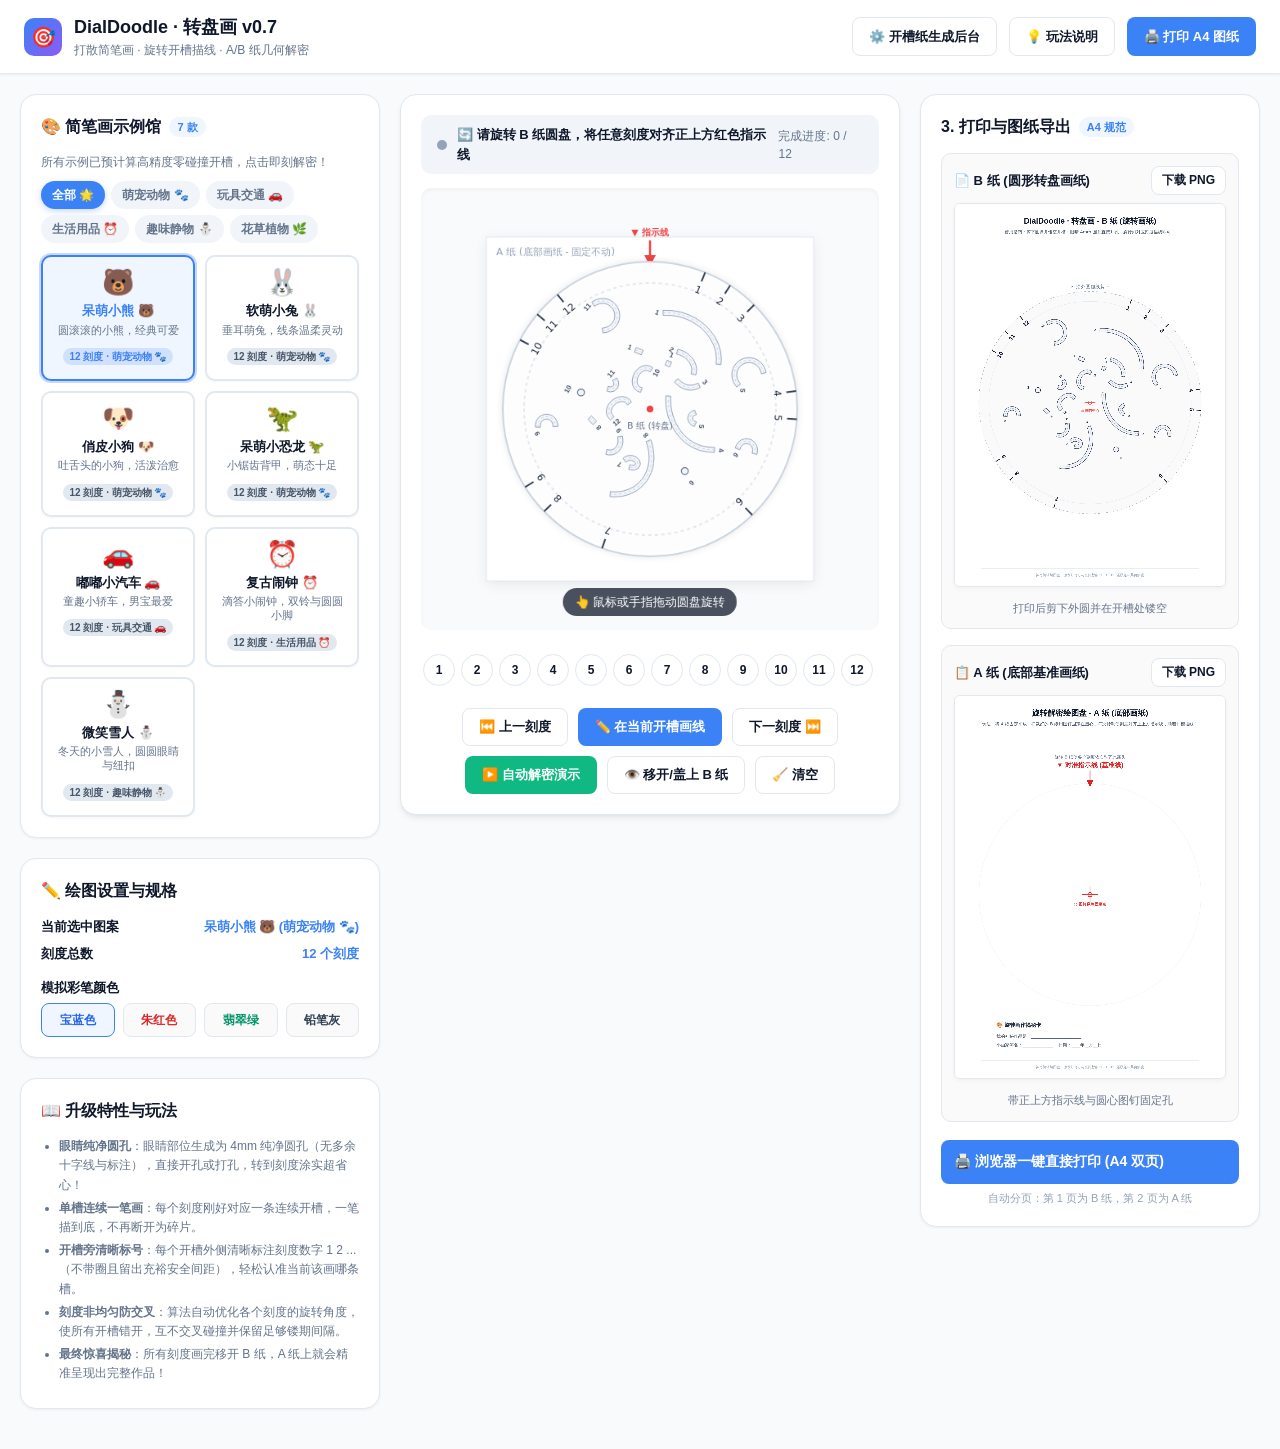
<file: index.html>
<!DOCTYPE html>
<html lang="zh-CN">
<head>
  <meta charset="UTF-8">
  <meta name="viewport" content="width=device-width, initial-scale=1.0">
  <title>DialDoodle 转盘画 v0.7 - 旋转解密绘图生成器</title>
  <link rel="stylesheet" href="css/style.css?v=0.7">
</head>
<body>

  <!-- 顶部导航 -->
  <header class="header">
    <div class="logo-area">
      <div class="logo-icon">🎯</div>
      <div class="logo-text">
        <h1>DialDoodle · 转盘画 v0.7</h1>
        <p>打散简笔画 · 旋转开槽描线 · A/B 纸几何解密</p>
      </div>
    </div>
    <div class="header-actions">
      <a href="admin.html" class="btn btn-outline" style="text-decoration: none; display: inline-flex; align-items: center; gap: 4px;">⚙️ 开槽纸生成后台</a>
      <button class="btn btn-outline" id="btnHowToPlay">💡 玩法说明</button>
      <button class="btn btn-primary" id="btnQuickPrint">🖨️ 打印 A4 图纸</button>
    </div>
  </header>

  <!-- 主体工作区 -->
  <main class="app-container">

    <!-- 左侧：简笔画图案选择与绘图设置面板 (纯展示与解密端，零计算负担) -->
    <aside class="panel-control">
      
      <!-- 简笔画示例馆 -->
      <section class="card">
        <h3 class="card-title">
          <span>🎨 简笔画示例馆</span>
          <span class="badge" id="totalDoodlesBadge">精选</span>
        </h3>
        <p style="font-size: 12px; color: #64748B; margin-bottom: 10px;">
          所有示例已预计算高精度零碰撞开槽，点击即刻解密！
        </p>

        <!-- 分类筛选标签 -->
        <div class="category-pills" id="categoryPillsContainer">
          <!-- 由 JS 动态渲染分类标签 -->
        </div>

        <!-- 示例卡片网格 -->
        <div class="preset-grid" id="presetContainer">
          <!-- 由 JS 动态读取 doodles/ 渲染示例卡片 -->
        </div>
      </section>

      <!-- 绘图偏好与规格 -->
      <section class="card">
        <h3 class="card-title">
          <span>✏️ 绘图设置与规格</span>
        </h3>

        <!-- 当前图案与刻度摘要 -->
        <div class="control-group" style="margin-bottom: 14px;">
          <div class="control-label">
            <span>当前选中图案</span>
            <span class="val-tag" id="currentDoodleName">呆萌小熊 🐻</span>
          </div>
          <div class="control-label" style="margin-top: 8px;">
            <span>刻度总数</span>
            <span class="val-tag" id="tickCountVal">12 个刻度</span>
          </div>
        </div>

        <!-- 画笔颜色 -->
        <div class="control-group" style="margin-bottom: 0;">
          <div class="control-label">
            <span>模拟彩笔颜色</span>
          </div>
          <div class="radio-group" id="penColorGroup">
            <div class="radio-pill active" data-color="#2563EB" style="color: #2563EB;">宝蓝色</div>
            <div class="radio-pill" data-color="#DC2626" style="color: #DC2626;">朱红色</div>
            <div class="radio-pill" data-color="#059669" style="color: #059669;">翡翠绿</div>
            <div class="radio-pill" data-color="#334155" style="color: #334155;">铅笔灰</div>
          </div>
        </div>
      </section>

      <!-- 玩法说明卡片 -->
      <section class="card instructions-card">
        <h3 class="card-title">📖 升级特性与玩法</h3>
        <ul class="instructions-list">
          <li><strong>眼睛纯净圆孔</strong>：眼睛部位生成为 4mm 纯净圆孔（无多余十字线与标注），直接开孔或打孔，转到刻度涂实超省心！</li>
          <li><strong>单槽连续一笔画</strong>：每个刻度刚好对应一条连续开槽，一笔描到底，不再断开为碎片。</li>
          <li><strong>开槽旁清晰标号</strong>：每个开槽外侧清晰标注刻度数字 1 2 ...（不带圈且留出充裕安全间距），轻松认准当前该画哪条槽。</li>
          <li><strong>刻度非均匀防交叉</strong>：算法自动优化各个刻度的旋转角度，使所有开槽错开，互不交叉碰撞并保留足够镂期间隔。</li>
          <li><strong>最终惊喜揭秘</strong>：所有刻度画完移开 B 纸，A 纸上就会精准呈现出完整作品！</li>
        </ul>
      </section>

    </aside>

    <!-- 中间：互动解密模拟器 -->
    <section class="simulator-section">
      <div class="simulator-card">
        
        <!-- 状态栏 -->
        <div class="simulator-status-bar">
          <div class="status-left">
            <div class="status-indicator" id="statusIndicator"></div>
            <div class="status-text" id="statusText">正在初始化...</div>
          </div>
          <div class="status-right" id="statusProgress">
            完成进度: 0 / 15
          </div>
        </div>

        <!-- 模拟器画布容器 -->
        <div class="simulator-canvas-wrapper">
          <canvas id="simCanvas" width="560" height="540"></canvas>
          <div class="drag-hint">
            <span>👆 鼠标或手指拖动圆盘旋转</span>
          </div>
        </div>

        <!-- 刻度快速导航指示胶囊 -->
        <div class="tick-pills-scroll" id="tickPillsContainer">
          <!-- 由 JS 渲染刻度胶囊 -->
        </div>

        <!-- 模拟操作按钮群 -->
        <div class="btn-row" style="margin-top: 14px;">
          <button class="btn btn-outline" id="btnPrevTick" title="转到上一个刻度">⏮️ 上一刻度</button>
          <button class="btn btn-primary" id="btnDrawStroke">✏️ 在当前开槽画线</button>
          <button class="btn btn-outline" id="btnNextTick" title="转到下一个刻度">下一刻度 ⏭️</button>
          <button class="btn btn-success" id="btnAutoPlay">▶️ 自动解密演示</button>
          <button class="btn btn-outline" id="btnToggleBPaper">👁️ 移开/盖上 B 纸</button>
          <button class="btn btn-outline" id="btnClearSim" title="清空画纸">🧹 清空</button>
        </div>

      </div>
    </section>

    <!-- 右侧：图纸生成与打印导出 -->
    <aside class="panel-export">
      <div class="card">
        <h3 class="card-title">
          <span>3. 打印与图纸导出</span>
          <span class="badge">A4 规范</span>
        </h3>

        <div class="preview-cards">
          
          <!-- B 纸预览卡片 (打印第一页) -->
          <div class="preview-box print-page" id="bPaperBox">
            <h4>
              <span>📄 B 纸 (圆形转盘画纸)</span>
              <button class="btn btn-outline btn-sm" id="btnDownloadB">下载 PNG</button>
            </h4>
            <canvas id="bPaperCanvas"></canvas>
            <p style="font-size: 11px; color: #64748B; margin-top: 6px;">打印后剪下外圆并在开槽处镂空</p>
          </div>

          <!-- A 纸预览卡片 (打印第二页) -->
          <div class="preview-box print-page" id="aPaperBox">
            <h4>
              <span>📋 A 纸 (底部基准画纸)</span>
              <button class="btn btn-outline btn-sm" id="btnDownloadA">下载 PNG</button>
            </h4>
            <canvas id="aPaperCanvas"></canvas>
            <p style="font-size: 11px; color: #64748B; margin-top: 6px;">带正上方指示线与圆心图钉固定孔</p>
          </div>

        </div>

        <!-- 一键打印大按钮 -->
        <div style="margin-top: 18px;">
          <button class="btn btn-primary" id="btnPrintAll" style="width: 100%; padding: 12px; font-size: 14px;">
            🖨️ 浏览器一键直接打印 (A4 双页)
          </button>
          <p style="font-size: 11px; color: #94A3B8; text-align: center; margin-top: 6px;">
            自动分页：第 1 页为 B 纸，第 2 页为 A 纸
          </p>
        </div>

      </div>
    </aside>

  </main>

  <!-- 引入主应用脚本 -->
  <script type="module" src="js/app.js"></script>

</body>
</html>
</file>
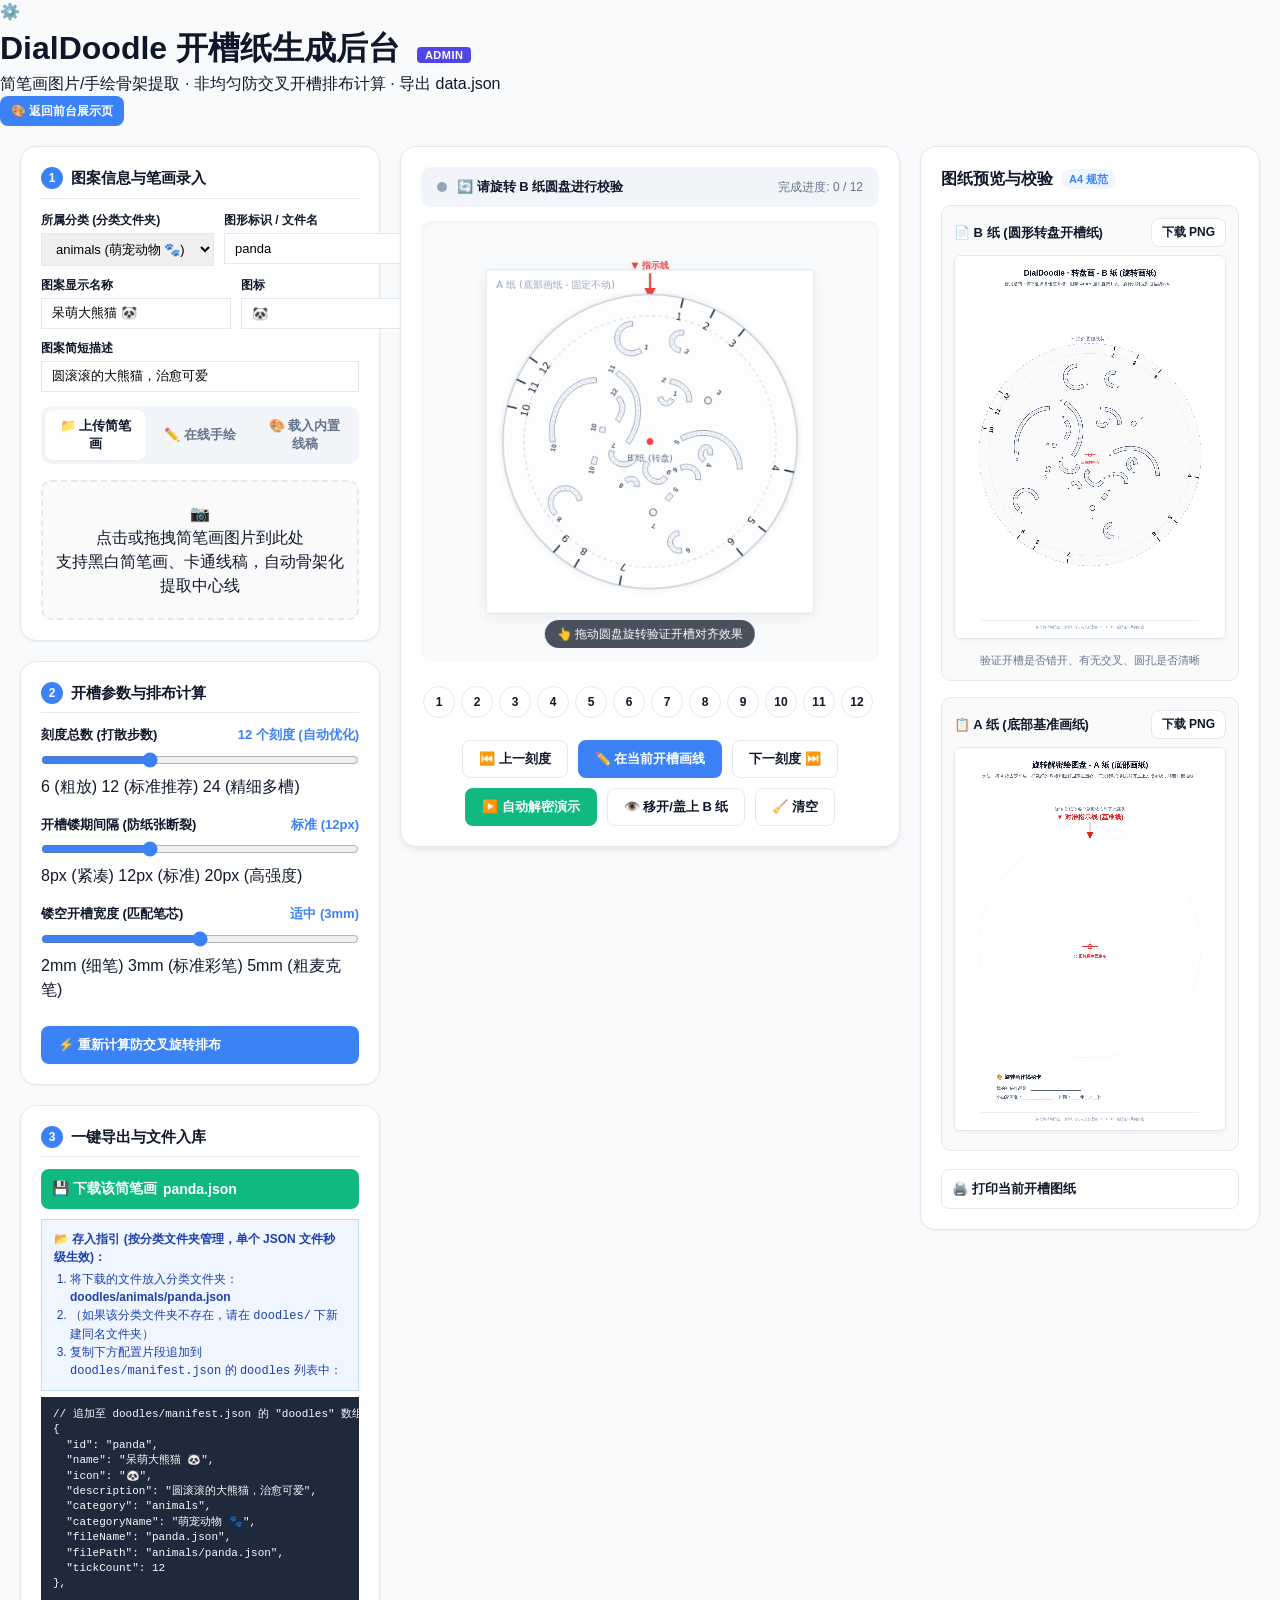
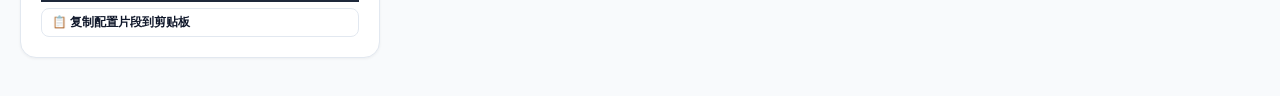
<file: admin.html>
<!DOCTYPE html>
<html lang="zh-CN">
<head>
  <meta charset="UTF-8">
  <meta name="viewport" content="width=device-width, initial-scale=1.0">
  <title>转盘画 · 后台开槽纸生成管理 - DialDoodle Admin</title>
  <link rel="stylesheet" href="css/style.css">
  <style>
    .admin-badge {
      background: #4F46E5;
      color: #FFFFFF;
      font-size: 11px;
      padding: 2px 8px;
      border-radius: 4px;
      font-weight: 700;
      letter-spacing: 0.5px;
      margin-left: 8px;
    }
    .form-row {
      display: flex;
      gap: 10px;
      margin-bottom: 10px;
    }
    .form-group {
      flex: 1;
      display: flex;
      flex-direction: column;
      gap: 4px;
    }
    .form-label {
      font-size: 12px;
      font-weight: 600;
      color: var(--text-main);
    }
    .form-input {
      padding: 7px 10px;
      font-size: 13px;
      border: 1px solid var(--border-color);
      border-radius: var(--radius-sm);
      outline: none;
      transition: border-color 0.2s;
    }
    .form-input:focus {
      border-color: var(--primary);
      box-shadow: 0 0 0 2px rgba(37, 99, 235, 0.15);
    }
    .step-header {
      display: flex;
      align-items: center;
      gap: 8px;
      margin-bottom: 12px;
      padding-bottom: 8px;
      border-bottom: 1px solid var(--border-color);
    }
    .step-num {
      width: 22px;
      height: 22px;
      border-radius: 50%;
      background: var(--primary);
      color: #fff;
      display: flex;
      align-items: center;
      justify-content: center;
      font-size: 12px;
      font-weight: 700;
    }
    .code-box {
      background: #1E293B;
      color: #F8FAFC;
      padding: 10px 12px;
      border-radius: var(--radius-sm);
      font-family: Consolas, monospace;
      font-size: 11px;
      overflow-x: auto;
      margin-top: 6px;
      line-height: 1.4;
      white-space: pre;
    }
    .file-guide {
      background: #EFF6FF;
      border: 1px solid #BFDBFE;
      border-radius: var(--radius-sm);
      padding: 10px 12px;
      font-size: 12px;
      color: #1E40AF;
      line-height: 1.5;
      margin-top: 10px;
    }
    .file-guide ol {
      margin: 4px 0 0 16px;
      padding: 0;
    }
  </style>
</head>
<body>

  <!-- 顶部导航栏 -->
  <header class="navbar">
    <div class="navbar-brand">
      <div class="brand-logo">⚙️</div>
      <div class="brand-info">
        <h1 class="brand-title">
          DialDoodle 开槽纸生成后台
          <span class="admin-badge">ADMIN</span>
        </h1>
        <p class="brand-subtitle">简笔画图片/手绘骨架提取 · 非均匀防交叉开槽排布计算 · 导出 data.json</p>
      </div>
    </div>
    <div class="navbar-actions">
      <a href="index.html" class="btn btn-primary btn-sm" style="text-decoration: none;">
        🎨 返回前台展示页
      </a>
    </div>
  </header>

  <!-- 主布局网格 -->
  <main class="app-container">

    <!-- 左侧：输入与算法计算 -->
    <aside class="panel-left">

      <!-- 步骤 1: 简笔画基本信息与输入 -->
      <section class="card">
        <div class="step-header">
          <div class="step-num">1</div>
          <h3 style="font-size: 15px; font-weight: 700; margin: 0;">图案信息与笔画录入</h3>
        </div>

        <!-- 基本元数据 -->
        <div class="form-row">
          <div class="form-group" style="flex: 1.2;">
            <label class="form-label" for="inputDoodleCategory">所属分类 (分类文件夹)</label>
            <select id="inputDoodleCategory" class="form-input">
              <option value="animals" data-name="萌宠动物 🐾" selected>animals (萌宠动物 🐾)</option>
              <option value="toys" data-name="玩具交通 🚗">toys (玩具交通 🚗)</option>
              <option value="daily" data-name="生活用品 ⏰">daily (生活用品 ⏰)</option>
              <option value="still_life" data-name="趣味静物 ⛄">still_life (趣味静物 ⛄)</option>
              <option value="plants" data-name="花草植物 🌿">plants (花草植物 🌿)</option>
              <option value="custom" data-name="自定义分类 📁">custom (自定义分类...)</option>
            </select>
          </div>
          <div class="form-group" style="flex: 0.8;">
            <label class="form-label" for="inputDoodleId">图形标识 / 文件名</label>
            <input type="text" id="inputDoodleId" class="form-input" value="panda" placeholder="如 panda, desk">
          </div>
        </div>

        <div class="form-row">
          <div class="form-group" style="flex: 1.5;">
            <label class="form-label" for="inputDoodleName">图案显示名称</label>
            <input type="text" id="inputDoodleName" class="form-input" value="呆萌大熊猫 🐼" placeholder="如 呆萌大熊猫 🐼">
          </div>
          <div class="form-group" style="flex: 0.5;">
            <label class="form-label" for="inputDoodleIcon">图标</label>
            <input type="text" id="inputDoodleIcon" class="form-input" value="🐼" placeholder="如 🐼">
          </div>
        </div>

        <div class="form-group" style="margin-bottom: 14px;">
          <label class="form-label" for="inputDoodleDesc">图案简短描述</label>
          <input type="text" id="inputDoodleDesc" class="form-input" value="圆滚滚的大熊猫，治愈可爱" placeholder="如 圆滚滚的大熊猫">
        </div>

        <!-- 录入方式选项卡 -->
        <div class="tab-header">
          <button class="tab-btn active" data-tab="upload">📁 上传简笔画</button>
          <button class="tab-btn" data-tab="doodle">✏️ 在线手绘</button>
          <button class="tab-btn" data-tab="preset">🎨 载入内置线稿</button>
        </div>

        <!-- Tab 1: 上传图片 -->
        <div class="tab-content" id="tab-upload">
          <div class="upload-dropzone" id="dropzone">
            <input type="file" id="fileInput" accept="image/*" style="display: none;">
            <div id="dropzonePrompt">
              <span class="upload-icon">📷</span>
              <p class="upload-text">点击或拖拽简笔画图片到此处</p>
              <p class="upload-hint">支持黑白简笔画、卡通线稿，自动骨架化提取中心线</p>
            </div>
            <div id="dropzonePreview" style="display: none; width: 100%; height: 100%; flex-direction: column; align-items: center; justify-content: center; gap: 8px;">
              <img id="uploadPreviewImg" style="max-width: 100%; max-height: 120px; object-fit: contain; border-radius: 4px; border: 1px solid #CBD5E1; background: #fff;">
              <span id="uploadFileName" style="font-size: 11px; color: #64748B; word-break: break-all;"></span>
            </div>
          </div>
          <div id="uploadActionBar" style="display: none; justify-content: center; margin-top: 8px;">
            <button class="btn btn-outline btn-sm" id="btnChangeImage">🔄 重新选择图片</button>
          </div>
          <div class="upload-progress-container" id="uploadProgressContainer" style="display: none; margin-top: 10px;">
            <div class="progress-bar-wrap">
              <div class="progress-bar-fill" id="uploadProgressBar" style="width: 0%;"></div>
            </div>
            <div class="progress-bar-text" id="uploadProgressText">正在处理...</div>
          </div>
        </div>

        <!-- Tab 2: 在线涂鸦板 -->
        <div class="tab-content" id="tab-doodle" style="display: none;">
          <div class="doodle-container">
            <canvas id="doodleCanvas" width="280" height="200"></canvas>
            <div class="doodle-tools">
              <button class="btn btn-outline btn-sm" id="btnClearDoodle">清空画布</button>
              <button class="btn btn-primary btn-sm" id="btnApplyDoodle">确认并提取笔画</button>
            </div>
          </div>
        </div>

        <!-- Tab 3: 内置线稿参考 -->
        <div class="tab-content" id="tab-preset" style="display: none;">
          <div class="preset-grid" id="adminPresetGrid">
            <!-- 由 JS 填充内置预设 -->
          </div>
        </div>

      </section>

      <!-- 步骤 2: 开槽计算与排布参数 -->
      <section class="card">
        <div class="step-header">
          <div class="step-num">2</div>
          <h3 style="font-size: 15px; font-weight: 700; margin: 0;">开槽参数与排布计算</h3>
        </div>

        <!-- 刻度数量 -->
        <div class="control-group">
          <div class="control-label">
            <span>刻度总数 (打散步数)</span>
            <span class="val-tag" id="tickCountVal">12 个刻度</span>
          </div>
          <input type="range" class="range-slider" id="tickCountRange" min="6" max="24" step="1" value="12">
          <div class="slider-marks">
            <span>6 (粗放)</span>
            <span>12 (标准推荐)</span>
            <span>24 (精细多槽)</span>
          </div>
        </div>

        <!-- 开槽安全间隔 -->
        <div class="control-group">
          <div class="control-label">
            <span>开槽镂期间隔 (防纸张断裂)</span>
            <span class="val-tag" id="clearanceVal">标准 (12px)</span>
          </div>
          <input type="range" class="range-slider" id="clearanceRange" min="8" max="20" step="2" value="12">
          <div class="slider-marks">
            <span>8px (紧凑)</span>
            <span>12px (标准)</span>
            <span>20px (高强度)</span>
          </div>
        </div>

        <!-- 开槽宽度 -->
        <div class="control-group">
          <div class="control-label">
            <span>镂空开槽宽度 (匹配笔芯)</span>
            <span class="val-tag" id="slotWidthVal">适中 (3mm)</span>
          </div>
          <input type="range" class="range-slider" id="slotWidthRange" min="2" max="10" step="1" value="6">
          <div class="slider-marks">
            <span>2mm (细笔)</span>
            <span>3mm (标准彩笔)</span>
            <span>5mm (粗麦克笔)</span>
          </div>
        </div>

        <!-- 重新计算按钮 -->
        <button class="btn btn-primary" id="btnRegenerateAdmin" style="width: 100%; margin-top: 8px;">
          ⚡ 重新计算防交叉旋转排布
        </button>
      </section>

      <!-- 步骤 3: 导出与存入 doodles/ 目录指引 -->
      <section class="card">
        <div class="step-header">
          <div class="step-num">3</div>
          <h3 style="font-size: 15px; font-weight: 700; margin: 0;">一键导出与文件入库</h3>
        </div>

        <button class="btn btn-success" id="btnDownloadDataJson" style="width: 100%; padding: 10px; font-size: 14px; font-weight: 700;">
          💾 下载该简笔画 <span id="downloadBtnFileName">panda.json</span>
        </button>

        <div class="file-guide">
          <strong>📂 存入指引 (按分类文件夹管理，单个 JSON 文件秒级生效)：</strong>
          <ol>
            <li>将下载的文件放入分类文件夹：<br><strong id="guideFolderText">doodles/animals/panda.json</strong></li>
            <li>（如果该分类文件夹不存在，请在 <code>doodles/</code> 下新建同名文件夹）</li>
            <li>复制下方配置片段追加到 <code>doodles/manifest.json</code> 的 <code>doodles</code> 列表中：</li>
          </ol>
        </div>

        <div class="code-box" id="manifestSnippetCode">
// 计算完成后在此生成 manifest.json 配置片段
        </div>

        <button class="btn btn-outline btn-sm" id="btnCopySnippet" style="width: 100%; margin-top: 6px;">
          📋 复制配置片段到剪贴板
        </button>
      </section>

    </aside>

    <!-- 中间：模拟解密与验证 -->
    <section class="simulator-section">
      <div class="simulator-card">
        
        <!-- 状态栏 -->
        <div class="simulator-status-bar">
          <div class="status-left">
            <div class="status-indicator" id="statusIndicator"></div>
            <div class="status-text" id="statusText">等待计算或载入笔画...</div>
          </div>
          <div class="status-right" id="statusProgress">
            完成进度: 0 / 12
          </div>
        </div>

        <!-- 模拟器画布容器 -->
        <div class="simulator-canvas-wrapper">
          <canvas id="simCanvas" width="560" height="540"></canvas>
          <div class="drag-hint">
            <span>👆 拖动圆盘旋转验证开槽对齐效果</span>
          </div>
        </div>

        <!-- 刻度快速导航指示胶囊 -->
        <div class="tick-pills-scroll" id="tickPillsContainer"></div>

        <!-- 模拟操作按钮群 -->
        <div class="btn-row" style="margin-top: 14px;">
          <button class="btn btn-outline" id="btnPrevTick">⏮️ 上一刻度</button>
          <button class="btn btn-primary" id="btnDrawStroke">✏️ 在当前开槽画线</button>
          <button class="btn btn-outline" id="btnNextTick">下一刻度 ⏭️</button>
          <button class="btn btn-success" id="btnAutoPlay">▶️ 自动解密演示</button>
          <button class="btn btn-outline" id="btnToggleBPaper">👁️ 移开/盖上 B 纸</button>
          <button class="btn btn-outline" id="btnClearSim">🧹 清空</button>
        </div>

      </div>
    </section>

    <!-- 右侧：图纸预览与验证 -->
    <aside class="panel-export">
      <div class="card">
        <h3 class="card-title">
          <span>图纸预览与校验</span>
          <span class="badge">A4 规范</span>
        </h3>

        <div class="preview-cards">
          
          <!-- B 纸预览卡片 -->
          <div class="preview-box print-page" id="bPaperBox">
            <h4>
              <span>📄 B 纸 (圆形转盘开槽纸)</span>
              <button class="btn btn-outline btn-sm" id="btnDownloadB">下载 PNG</button>
            </h4>
            <canvas id="bPaperCanvas"></canvas>
            <p style="font-size: 11px; color: #64748B; margin-top: 6px;">验证开槽是否错开、有无交叉、圆孔是否清晰</p>
          </div>

          <!-- A 纸预览卡片 -->
          <div class="preview-box print-page" id="aPaperBox">
            <h4>
              <span>📋 A 纸 (底部基准画纸)</span>
              <button class="btn btn-outline btn-sm" id="btnDownloadA">下载 PNG</button>
            </h4>
            <canvas id="aPaperCanvas"></canvas>
          </div>

        </div>

        <div style="margin-top: 18px;">
          <button class="btn btn-outline" id="btnPrintAll" style="width: 100%; padding: 10px;">
            🖨️ 打印当前开槽图纸
          </button>
        </div>

      </div>
    </aside>

  </main>

  <!-- 引入管理员脚本 -->
  <script type="module" src="js/admin.js"></script>

</body>
</html>
</file>
<file: css/style.css>
/* 全局基础与重置 */
:root {
  --primary: #3B82F6;
  --primary-hover: #2563EB;
  --primary-light: #EFF6FF;
  --success: #10B981;
  --accent: #F59E0B;
  --danger: #EF4444;
  --bg-main: #F8FAFC;
  --bg-card: #FFFFFF;
  --border-color: #E2E8F0;
  --text-main: #0F172A;
  --text-muted: #64748B;
  --radius-lg: 16px;
  --radius-md: 10px;
  --shadow-sm: 0 1px 3px rgba(0, 0, 0, 0.05);
  --shadow-md: 0 4px 6px -1px rgba(0, 0, 0, 0.07), 0 2px 4px -2px rgba(0, 0, 0, 0.05);
  --shadow-lg: 0 10px 15px -3px rgba(0, 0, 0, 0.08), 0 4px 6px -4px rgba(0, 0, 0, 0.03);
}

* {
  box-sizing: border-box;
  margin: 0;
  padding: 0;
}

body {
  font-family: -apple-system, BlinkMacSystemFont, "Segoe UI", Roboto, "PingFang SC", "Hiragino Sans GB", "Microsoft YaHei", sans-serif;
  background-color: var(--bg-main);
  color: var(--text-main);
  line-height: 1.5;
  -webkit-font-smoothing: antialiased;
}

/* 顶部导航栏 */
.header {
  background: var(--bg-card);
  border-bottom: 1px solid var(--border-color);
  padding: 14px 24px;
  display: flex;
  align-items: center;
  justify-content: space-between;
  box-shadow: var(--shadow-sm);
  position: sticky;
  top: 0;
  z-index: 100;
}

.logo-area {
  display: flex;
  align-items: center;
  gap: 12px;
}

.logo-icon {
  width: 38px;
  height: 38px;
  background: linear-gradient(135deg, #3B82F6, #8B5CF6);
  border-radius: 10px;
  display: flex;
  align-items: center;
  justify-content: center;
  color: #fff;
  font-size: 20px;
}

.logo-text h1 {
  font-size: 18px;
  font-weight: 700;
  color: var(--text-main);
}

.logo-text p {
  font-size: 12px;
  color: var(--text-muted);
}

.header-actions {
  display: flex;
  gap: 12px;
}

/* 主体容器 */
.app-container {
  max-width: 1440px;
  margin: 20px auto;
  padding: 0 20px;
  display: grid;
  grid-template-columns: 360px 1fr 340px;
  gap: 20px;
}

@media (max-width: 1200px) {
  .app-container {
    grid-template-columns: 340px 1fr;
  }
  .panel-export {
    grid-column: span 2;
  }
}

@media (max-width: 860px) {
  .app-container {
    grid-template-columns: 1fr;
  }
  .panel-export {
    grid-column: span 1;
  }
}

/* 卡片通用样式 */
.card {
  background: var(--bg-card);
  border-radius: var(--radius-lg);
  border: 1px solid var(--border-color);
  box-shadow: var(--shadow-sm);
  padding: 20px;
  margin-bottom: 20px;
}

.card-title {
  font-size: 16px;
  font-weight: 700;
  margin-bottom: 14px;
  display: flex;
  align-items: center;
  gap: 8px;
}

.card-title .badge {
  font-size: 11px;
  background: var(--primary-light);
  color: var(--primary);
  padding: 2px 8px;
  border-radius: 12px;
  font-weight: 600;
}

/* Tab 切换 */
.tab-header {
  display: flex;
  background: #F1F5F9;
  padding: 4px;
  border-radius: var(--radius-md);
  margin-bottom: 16px;
  gap: 4px;
}

.tab-btn {
  flex: 1;
  padding: 7px 10px;
  border: none;
  background: transparent;
  font-size: 13px;
  font-weight: 600;
  color: var(--text-muted);
  border-radius: 8px;
  cursor: pointer;
  transition: all 0.2s;
  text-align: center;
}

.tab-btn.active {
  background: #FFFFFF;
  color: var(--text-main);
  box-shadow: var(--shadow-sm);
}

/* 分类标签栏 */
.category-pills {
  display: flex;
  flex-wrap: wrap;
  gap: 6px;
  margin-bottom: 12px;
}

.category-pill {
  padding: 4px 10px;
  font-size: 12px;
  font-weight: 600;
  border-radius: 16px;
  background: #F1F5F9;
  color: var(--text-muted);
  cursor: pointer;
  transition: all 0.2s ease;
  border: 1px solid transparent;
  user-select: none;
}

.category-pill:hover {
  background: #E2E8F0;
  color: var(--text-main);
}

.category-pill.active {
  background: var(--primary);
  color: #FFFFFF;
  box-shadow: 0 2px 6px rgba(37, 99, 235, 0.25);
}

/* 预设网格 */
.preset-grid {
  display: grid;
  grid-template-columns: repeat(2, 1fr);
  gap: 10px;
}

.preset-card {
  border: 2px solid var(--border-color);
  border-radius: var(--radius-md);
  padding: 12px 10px;
  cursor: pointer;
  text-align: center;
  transition: all 0.2s cubic-bezier(0.4, 0, 0.2, 1);
  background: #FFFFFF;
  display: flex;
  flex-direction: column;
  align-items: center;
  gap: 6px;
  box-shadow: 0 1px 3px rgba(0, 0, 0, 0.04);
}

.preset-card:hover {
  border-color: var(--primary);
  background: var(--primary-light);
  transform: translateY(-2px);
  box-shadow: 0 4px 12px rgba(37, 99, 235, 0.12);
}

.preset-card.active {
  border-color: var(--primary);
  background: var(--primary-light);
  box-shadow: 0 0 0 2px rgba(37, 99, 235, 0.25);
}

.preset-card .card-icon {
  font-size: 26px;
  line-height: 1;
}

.preset-card .card-body {
  width: 100%;
}

.preset-card .card-name {
  font-size: 13px;
  font-weight: 700;
  color: var(--text-main);
  margin-bottom: 2px;
  white-space: nowrap;
  overflow: hidden;
  text-overflow: ellipsis;
}

.preset-card.active .card-name {
  color: var(--primary);
}

.preset-card .card-desc {
  font-size: 11px;
  color: var(--text-muted);
  line-height: 1.3;
  margin-bottom: 6px;
  display: -webkit-box;
  -webkit-line-clamp: 2;
  -webkit-box-orient: vertical;
  overflow: hidden;
}

.preset-card .card-badge {
  display: inline-block;
  font-size: 10px;
  font-weight: 600;
  padding: 1px 6px;
  border-radius: 10px;
  background: #E2E8F0;
  color: #475569;
}

.preset-card.active .card-badge {
  background: rgba(37, 99, 235, 0.15);
  color: var(--primary);
}

/* 涂鸦板容器 */
.doodle-container {
  text-align: center;
}

#doodleCanvas {
  border: 1px dashed var(--border-color);
  border-radius: var(--radius-md);
  background: #FFFFFF;
  cursor: crosshair;
  touch-action: none;
}

.doodle-tools {
  margin-top: 10px;
  display: flex;
  justify-content: center;
  gap: 8px;
}

/* 上传框 */
.upload-dropzone {
  border: 2px dashed var(--border-color);
  border-radius: var(--radius-md);
  padding: 16px 12px;
  text-align: center;
  cursor: pointer;
  background: #FAFAFA;
  transition: all 0.2s;
  min-height: 140px;
  display: flex;
  align-items: center;
  justify-content: center;
  position: relative;
  overflow: hidden;
}

.upload-dropzone:hover {
  border-color: var(--primary);
  background: var(--primary-light);
}

#dropzonePrompt {
  width: 100%;
}

#dropzonePreview {
  width: 100%;
  min-height: 140px;
  max-height: 190px;
  position: relative;
  display: flex;
  align-items: center;
  justify-content: center;
  padding: 4px;
}

#dropzonePreview img {
  max-width: 100%;
  max-height: 180px;
  object-fit: contain;
  border-radius: 6px;
  display: block;
}

/* 移至外部下方的操作栏，100% 杜绝遮挡原图任何区域 */
.upload-action-bar {
  margin-top: 10px;
  padding: 8px 12px;
  background: #F1F5F9;
  border: 1px solid #E2E8F0;
  border-radius: 8px;
  display: flex;
  justify-content: space-between;
  align-items: center;
}

.upload-file-tag {
  font-size: 12px;
  font-weight: 600;
  color: #334155;
  max-width: 170px;
  white-space: nowrap;
  overflow: hidden;
  text-overflow: ellipsis;
}

/* 进度条样式 */
.upload-progress-container {
  margin-top: 10px;
  padding: 8px 10px;
  background: #F8FAFC;
  border: 1px solid #E2E8F0;
  border-radius: 8px;
}

.progress-bar-track {
  width: 100%;
  height: 8px;
  background: #E2E8F0;
  border-radius: 9999px;
  overflow: hidden;
}

.progress-bar-fill {
  height: 100%;
  background: linear-gradient(90deg, #3B82F6, #10B981);
  border-radius: 9999px;
  transition: width 0.3s ease;
}

.progress-bar-text {
  font-size: 11px;
  color: #475569;
  margin-top: 5px;
  text-align: center;
  font-weight: 500;
}

/* 导入图片预览卡片 */
.upload-preview-card {
  border: 1px solid var(--border-color);
  border-radius: var(--radius-md);
  padding: 10px;
  background: #FFFFFF;
  box-shadow: var(--shadow-sm);
}

.preview-img-box {
  width: 100%;
  height: 155px;
  background: #F8FAFC;
  border-radius: 8px;
  display: flex;
  align-items: center;
  justify-content: center;
  overflow: hidden;
  border: 1px solid #E2E8F0;
}

.preview-img-box img {
  max-width: 100%;
  max-height: 100%;
  object-fit: contain;
}

.preview-meta {
  display: flex;
  align-items: center;
  justify-content: space-between;
  margin-top: 10px;
  padding: 0 4px;
}

.preview-info {
  display: flex;
  flex-direction: column;
  gap: 2px;
  max-width: 170px;
}

.preview-badge {
  font-size: 10px;
  font-weight: 600;
  color: #059669;
  background: #ECFDF5;
  padding: 1px 6px;
  border-radius: 4px;
  display: inline-block;
  width: fit-content;
}

.preview-filename {
  font-size: 12px;
  color: var(--text-main);
  white-space: nowrap;
  overflow: hidden;
  text-overflow: ellipsis;
  font-weight: 500;
}

/* 参数控制器 */
.control-group {
  margin-bottom: 16px;
}

.control-label {
  display: flex;
  justify-content: space-between;
  font-size: 13px;
  font-weight: 600;
  margin-bottom: 6px;
}

.control-label .val-tag {
  color: var(--primary);
  font-weight: 700;
}

input[type="range"] {
  width: 100%;
  accent-color: var(--primary);
  cursor: pointer;
}

.radio-group {
  display: flex;
  gap: 8px;
}

.radio-pill {
  flex: 1;
  border: 1px solid var(--border-color);
  padding: 7px 8px;
  border-radius: 8px;
  font-size: 12px;
  font-weight: 600;
  text-align: center;
  cursor: pointer;
  user-select: none;
  background: #FAFAFA;
}

.radio-pill.active {
  background: var(--primary-light);
  border-color: var(--primary);
  color: var(--primary);
}

/* 中间模拟器区域 */
.simulator-section {
  display: flex;
  flex-direction: column;
  gap: 16px;
}

.simulator-card {
  background: var(--bg-card);
  border-radius: var(--radius-lg);
  border: 1px solid var(--border-color);
  padding: 20px;
  display: flex;
  flex-direction: column;
  align-items: center;
  box-shadow: var(--shadow-md);
  position: relative;
}

.simulator-canvas-wrapper {
  position: relative;
  display: flex;
  justify-content: center;
  align-items: center;
  width: 100%;
  max-width: 560px;
  user-select: none;
  margin-bottom: 16px;
}

#simCanvas {
  width: 100%;
  max-width: 560px;
  height: auto;
  aspect-ratio: 560 / 540;
  border-radius: var(--radius-md);
  cursor: grab;
  touch-action: none;
  background: #F8FAFC;
  box-shadow: inset 0 2px 4px rgba(0,0,0,0.04);
}

#simCanvas:active {
  cursor: grabbing;
}

/* 提示气泡 */
.drag-hint {
  position: absolute;
  bottom: 14px;
  left: 50%;
  transform: translateX(-50%);
  background: rgba(15, 23, 42, 0.75);
  backdrop-filter: blur(4px);
  color: #fff;
  padding: 5px 12px;
  border-radius: 20px;
  font-size: 12px;
  pointer-events: none;
  display: flex;
  align-items: center;
  gap: 6px;
}

/* 模拟器控制栏 */
.simulator-status-bar {
  width: 100%;
  background: #F1F5F9;
  border-radius: var(--radius-md);
  padding: 10px 16px;
  display: flex;
  align-items: center;
  justify-content: space-between;
  margin-bottom: 14px;
}

.status-left {
  display: flex;
  align-items: center;
  gap: 10px;
}

.status-indicator {
  width: 10px;
  height: 10px;
  border-radius: 50%;
  background: #94A3B8;
}

.status-indicator.aligned {
  background: var(--danger);
  box-shadow: 0 0 8px rgba(239, 68, 68, 0.7);
  animation: pulse 1.2s infinite;
}

@keyframes pulse {
  0% { transform: scale(1); }
  50% { transform: scale(1.3); }
  100% { transform: scale(1); }
}

.status-text {
  font-size: 13px;
  font-weight: 600;
}

.status-right {
  font-size: 12px;
  color: var(--text-muted);
}

/* 按钮组 */
.btn-row {
  display: flex;
  flex-wrap: wrap;
  gap: 10px;
  width: 100%;
  justify-content: center;
}

.btn {
  padding: 9px 16px;
  border-radius: 8px;
  font-size: 13px;
  font-weight: 600;
  border: 1px solid transparent;
  cursor: pointer;
  display: inline-flex;
  align-items: center;
  gap: 6px;
  transition: all 0.2s;
}

.btn-primary {
  background: var(--primary);
  color: #fff;
}

.btn-primary:hover {
  background: var(--primary-hover);
}

.btn-outline {
  background: #fff;
  border-color: var(--border-color);
  color: var(--text-main);
}

.btn-outline:hover {
  background: #F8FAFC;
  border-color: #CBD5E1;
}

.btn-success {
  background: var(--success);
  color: #fff;
}

.btn-success:hover {
  background: #059669;
}

.btn-danger {
  background: var(--danger);
  color: #fff;
}

.btn-sm {
  padding: 5px 10px;
  font-size: 12px;
}

/* 刻度进度点 */
.tick-pills-scroll {
  width: 100%;
  overflow-x: auto;
  display: flex;
  gap: 6px;
  padding: 8px 2px;
}

.tick-pill {
  min-width: 32px;
  height: 32px;
  display: flex;
  align-items: center;
  justify-content: center;
  border-radius: 50%;
  font-size: 12px;
  font-weight: 700;
  border: 1px solid var(--border-color);
  background: #FFFFFF;
  cursor: pointer;
  transition: all 0.2s;
  flex-shrink: 0;
}

.tick-pill:hover {
  border-color: var(--primary);
}

.tick-pill.aligned {
  border-color: var(--danger);
  color: var(--danger);
  font-weight: 800;
  box-shadow: 0 0 6px rgba(239, 68, 68, 0.4);
}

.tick-pill.completed {
  background: #D1FAE5;
  border-color: var(--success);
  color: #065F46;
}

/* 打印与导出面板 */
.preview-cards {
  display: flex;
  flex-direction: column;
  gap: 16px;
}

.preview-box {
  border: 1px solid var(--border-color);
  border-radius: var(--radius-md);
  padding: 12px;
  background: #FAFAFA;
  text-align: center;
}

.preview-box h4 {
  font-size: 13px;
  font-weight: 700;
  margin-bottom: 8px;
  display: flex;
  justify-content: space-between;
  align-items: center;
}

.preview-box canvas {
  width: 100%;
  height: auto;
  border: 1px solid var(--border-color);
  border-radius: 6px;
  box-shadow: 0 2px 4px rgba(0,0,0,0.04);
  background: #fff;
}

.instructions-list {
  font-size: 12px;
  color: var(--text-muted);
  line-height: 1.6;
  margin-top: 10px;
  padding-left: 18px;
}

.instructions-list li {
  margin-bottom: 4px;
}

/* 打印媒体样式：关键！实现直接 A4 分页打印 */
@media print {
  body {
    background: #fff !important;
    padding: 0 !important;
    margin: 0 !important;
  }

  .header,
  .panel-control,
  .simulator-section,
  .header-actions,
  .btn,
  .instructions-card {
    display: none !important;
  }

  .app-container {
    display: block !important;
    max-width: none !important;
    margin: 0 !important;
    padding: 0 !important;
  }

  .panel-export {
    display: block !important;
    width: 100% !important;
    padding: 0 !important;
  }

  .card {
    border: none !important;
    box-shadow: none !important;
    padding: 0 !important;
    margin: 0 !important;
  }

  .print-page {
    page-break-after: always !important;
    break-after: page !important;
    width: 100% !important;
    height: 100vh !important;
    display: flex !important;
    flex-direction: column !important;
    justify-content: center !important;
    align-items: center !important;
  }

  .preview-box {
    border: none !important;
    background: transparent !important;
    padding: 0 !important;
    margin: 0 !important;
  }

  .preview-box h4,
  .preview-box .btn {
    display: none !important;
  }

  .preview-box canvas {
    max-width: 96% !important;
    max-height: 96vh !important;
    border: none !important;
    box-shadow: none !important;
  }
}
</file>
